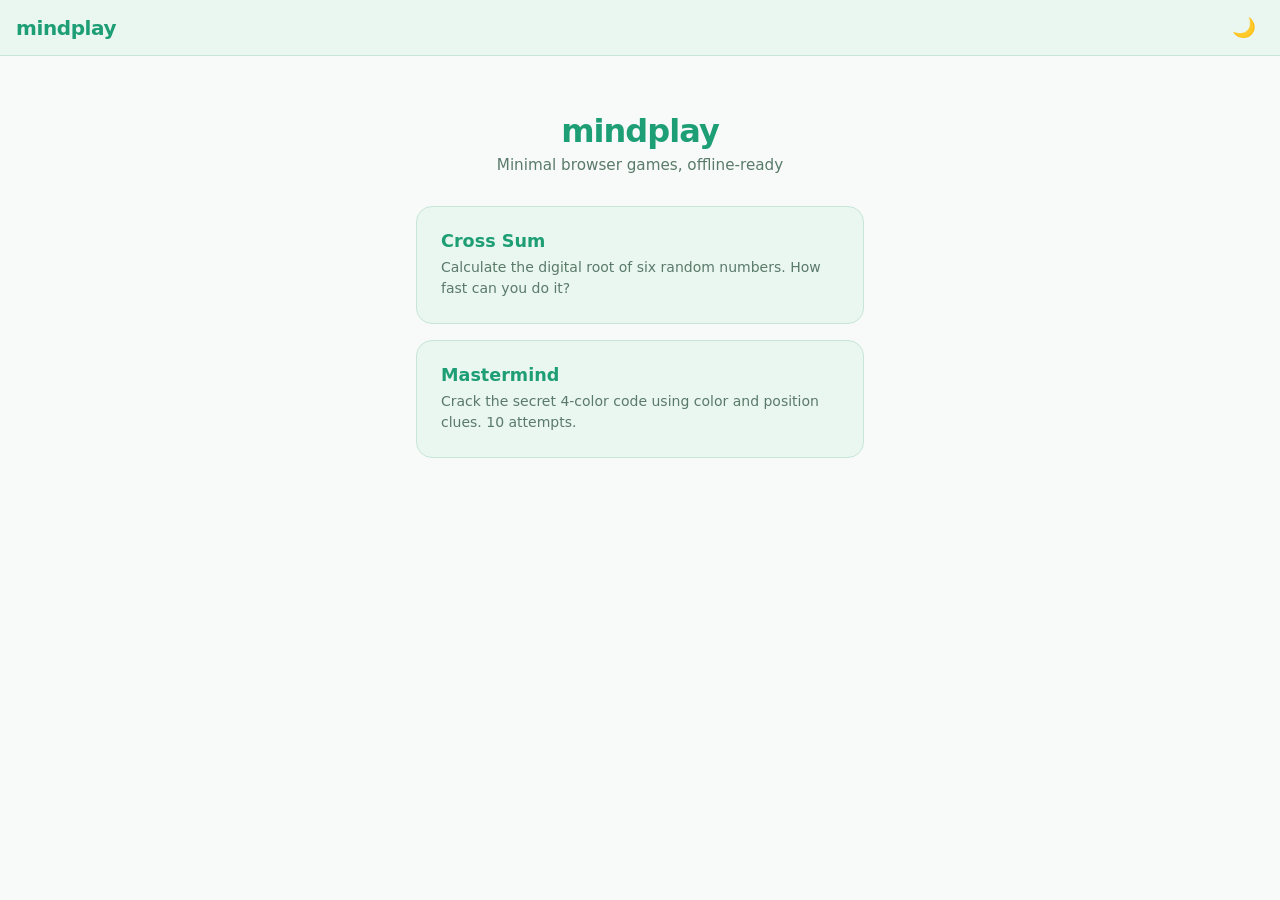
<file: index.html>
<!DOCTYPE html>
<html lang="en">
<head>
  <meta charset="UTF-8" />
  <meta name="viewport" content="width=device-width, initial-scale=1.0" />
  <title>mindplay</title>
  <link rel="stylesheet" href="assets/style.css" />
  <link rel="manifest" href="manifest.json" />
  <meta name="theme-color" content="#1D9E75" />
  <meta name="apple-mobile-web-app-capable" content="yes" />
  <meta name="apple-mobile-web-app-status-bar-style" content="default" />
  <meta name="apple-mobile-web-app-title" content="mindplay" />
  <link rel="apple-touch-icon" href="assets/icons/icon-192.png" />
</head>
<body>
  <header>
    <div class="header-left">
      <span class="logo">mindplay</span>
    </div>
    <div class="header-right">
      <button class="icon-btn" id="theme-toggle" aria-label="Toggle theme">🌙</button>
    </div>
  </header>
  <main>
    <div class="home-title">
      <h1>mindplay</h1>
      <p>Minimal browser games, offline-ready</p>
    </div>
    <div class="game-grid">
      <a href="games/crosssum/" class="game-card">
        <h2>Cross Sum</h2>
        <p>Calculate the digital root of six random numbers. How fast can you do it?</p>
      </a>
      <a href="games/mastermind/" class="game-card">
        <h2>Mastermind</h2>
        <p>Crack the secret 4-color code using color and position clues. 10 attempts.</p>
      </a>
    </div>
  </main>
  <script src="assets/app.js"></script>
  <script>
    if ('serviceWorker' in navigator) {
      navigator.serviceWorker.register('sw.js');
    }
  </script>
</body>
</html>
</file>
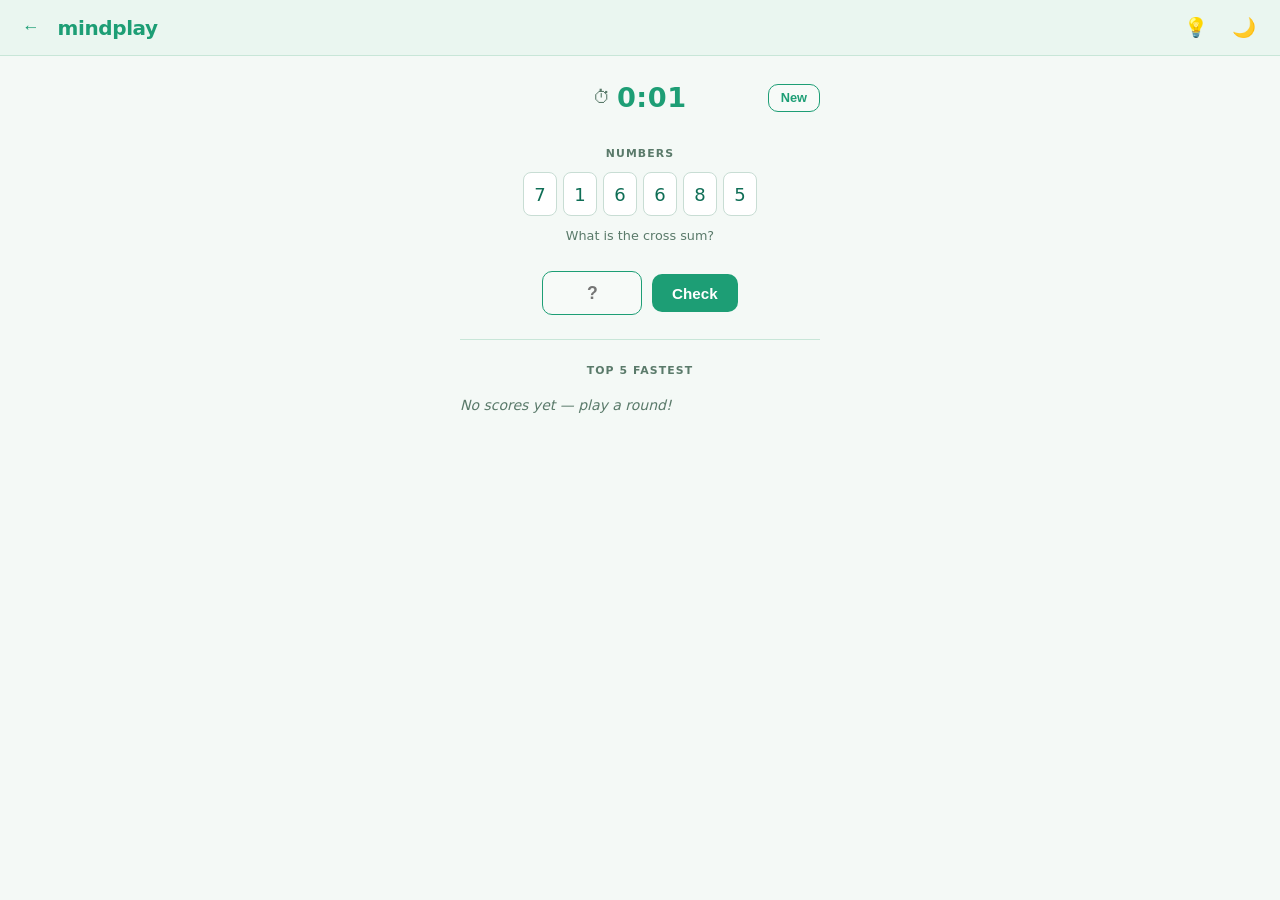
<file: games/crosssum/index.html>
<!DOCTYPE html>
<html lang="en">
<head>
  <meta charset="UTF-8" />
  <meta name="viewport" content="width=device-width, initial-scale=1.0" />
  <title>Cross Sum — mindplay</title>
  <link rel="stylesheet" href="../../assets/style.css" />
  <link rel="manifest" href="../../manifest.json" />
  <meta name="theme-color" content="#1D9E75" />
  <meta name="apple-mobile-web-app-capable" content="yes" />
</head>
<body class="cs-page">
  <header>
    <div class="header-left">
      <button class="back-btn" onclick="location.href='../../index.html'" aria-label="Back">&#8592;</button>
      <a href="../../index.html" class="logo">mindplay</a>
    </div>
    <div class="header-right">
      <button class="icon-btn" id="hint-btn" aria-label="Hint">💡</button>
      <button class="icon-btn" id="theme-toggle" aria-label="Toggle theme">🌙</button>
    </div>
  </header>

  <main class="cs-main">

    <div id="hint-panel" class="hint-panel">
      <strong>How to play:</strong> Sum all six numbers.
      If the result has more than one digit, sum its digits again.
      Repeat until you have a single digit — that's the <strong>digital root</strong>.
      <br /><br />
      Example: 4, 3, 6, 9, 1, 2 → 4+3+6+9+1+2 = 25 → 2+5 = <strong>7</strong>
    </div>

    <div class="cs-timer-row">
      <div class="cs-timer">
        <span class="cs-timer-icon">⏱</span>
        <span id="timer" class="cs-timer-value">0:00</span>
      </div>
      <button class="btn btn-secondary cs-new-btn" id="new-btn">New</button>
    </div>

    <div class="cs-section-label">Numbers</div>
    <div class="cs-tiles" id="numbers-display"></div>
    <div class="cs-subtitle">What is the cross sum?</div>

    <div class="cs-answer-row">
      <input
        class="cs-input"
        type="number"
        inputmode="numeric"
        pattern="[0-9]*"
        id="answer-input"
        min="1"
        max="9"
        placeholder="?"
        autocomplete="off"
      />
      <button class="btn" id="check-btn">Check</button>
    </div>

    <div id="message" class="message cs-message"></div>

    <div class="cs-divider"></div>

    <div class="cs-section-label">Top 5 Fastest</div>
    <ul class="cs-scores" id="scores-list"></ul>

  </main>

  <script src="../../assets/app.js"></script>
  <script src="game.js"></script>
</body>
</html>
</file>
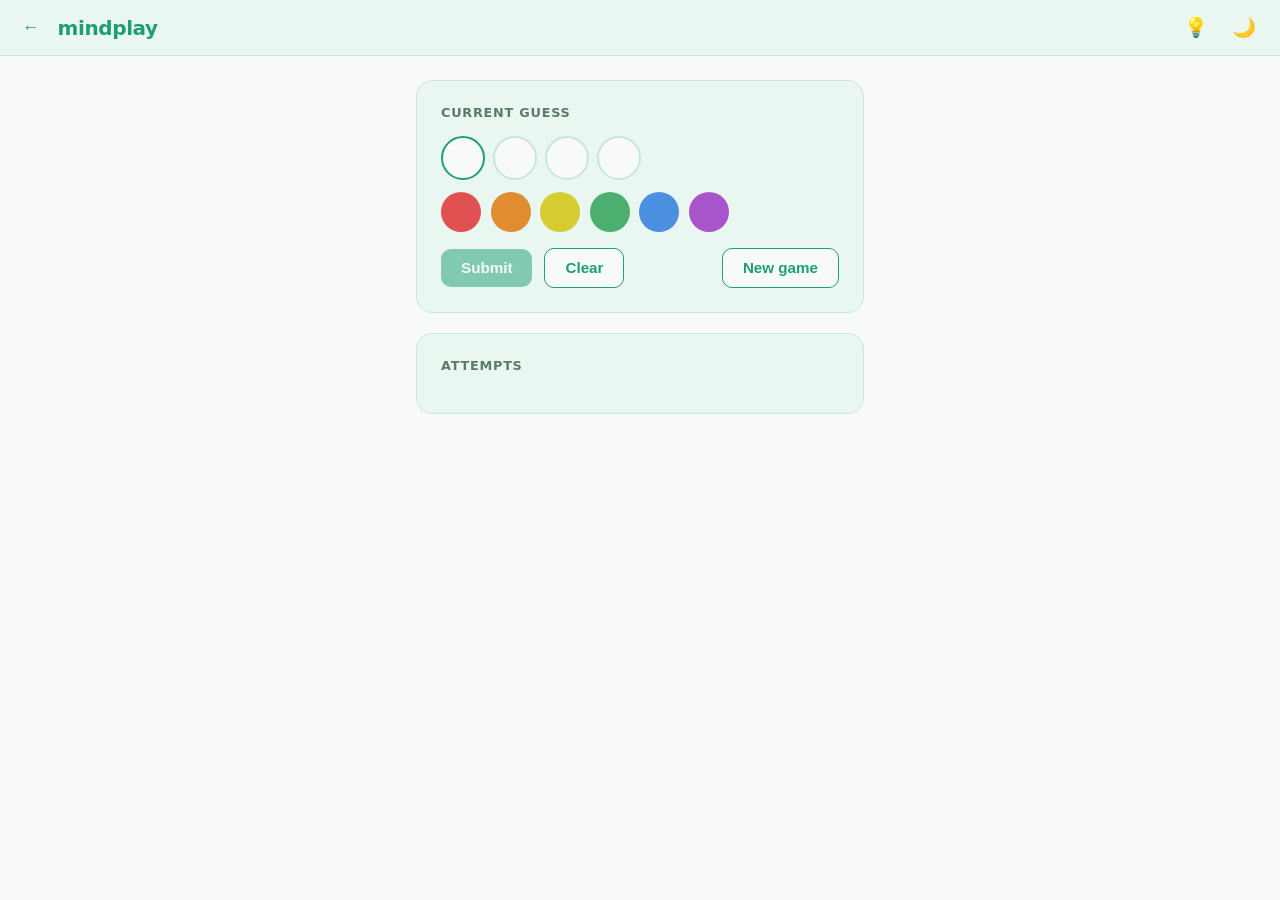
<file: games/mastermind/index.html>
<!DOCTYPE html>
<html lang="en">
<head>
  <meta charset="UTF-8" />
  <meta name="viewport" content="width=device-width, initial-scale=1.0" />
  <title>Mastermind — mindplay</title>
  <link rel="stylesheet" href="../../assets/style.css" />
  <link rel="manifest" href="../../manifest.json" />
  <meta name="theme-color" content="#1D9E75" />
  <meta name="apple-mobile-web-app-capable" content="yes" />
</head>
<body>
  <header>
    <div class="header-left">
      <button class="back-btn" onclick="location.href='../../index.html'" aria-label="Back">&#8592;</button>
      <a href="../../index.html" class="logo">mindplay</a>
    </div>
    <div class="header-right">
      <button class="icon-btn" id="hint-btn" aria-label="Hint">💡</button>
      <button class="icon-btn" id="theme-toggle" aria-label="Toggle theme">🌙</button>
    </div>
  </header>
  <main>
    <div id="hint-panel" class="hint-panel">
      <strong>How to play:</strong> Crack the secret 4-color code in up to 10 guesses.
      <br /><br />
      After each guess you get feedback dots:
      <br />
      <strong>Filled (dark)</strong> = right color, right position.<br />
      <strong>Ring (outlined)</strong> = right color, wrong position.<br />
      No dot = that color isn't in the code.
      <br /><br />
      Tap a color in the palette, then tap the slot you want to fill. Submit when all 4 slots are filled.
    </div>

    <div class="game-section">
      <h2>Current guess</h2>
      <div class="current-guess-display" id="current-guess"></div>
      <div class="color-palette" id="color-palette"></div>
      <div style="display:flex;gap:0.75rem;margin-top:1rem;align-items:center;">
        <button class="btn" id="submit-btn" disabled>Submit</button>
        <button class="btn btn-secondary" id="clear-btn">Clear</button>
        <button class="btn btn-secondary" id="new-game-btn" style="margin-left:auto;">New game</button>
      </div>
      <div id="message" class="message"></div>
    </div>

    <div class="game-section">
      <h2>Attempts</h2>
      <div id="history"></div>
    </div>
  </main>
  <script src="../../assets/app.js"></script>
  <script src="game.js"></script>
</body>
</html>
</file>
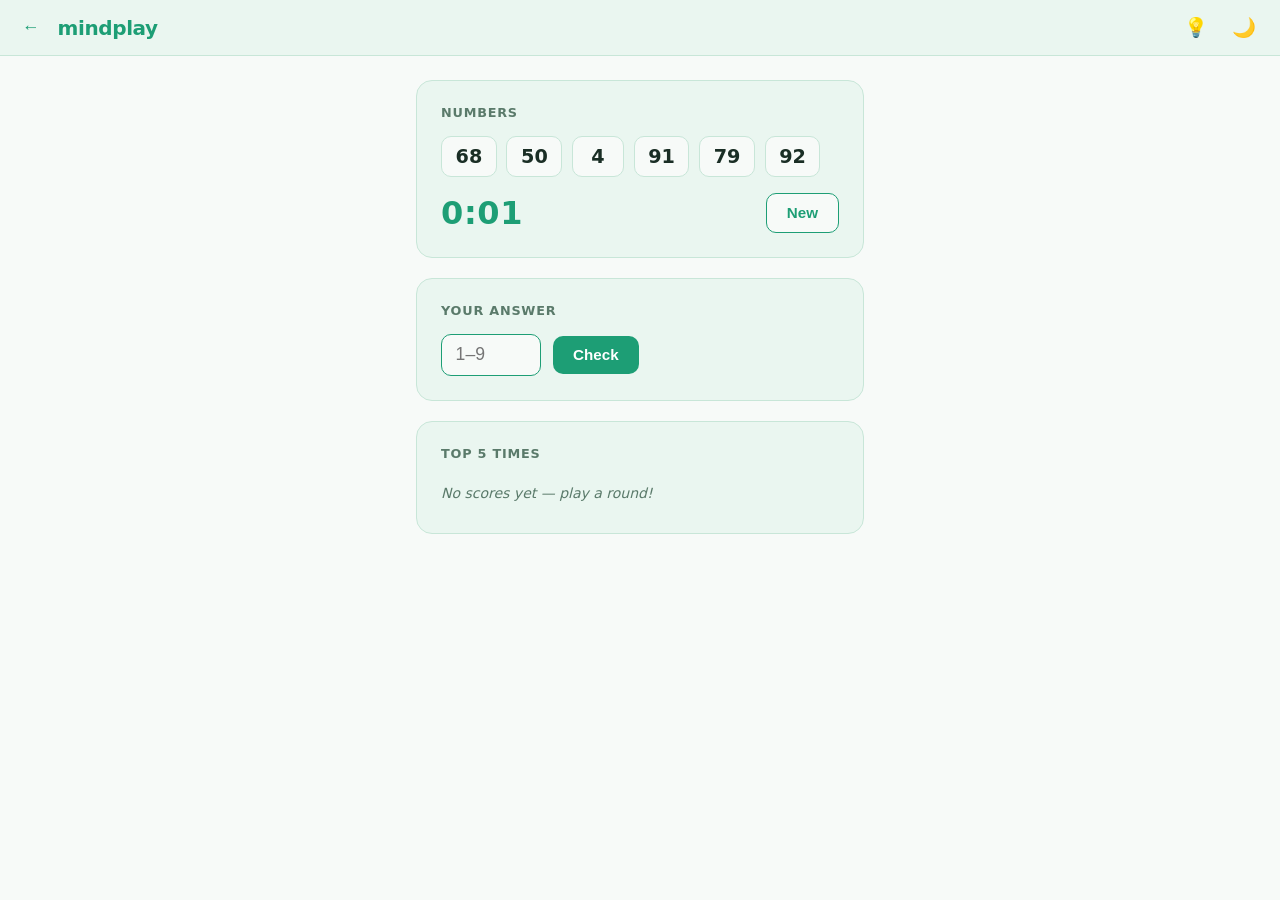
<file: crosssum.html>
<!DOCTYPE html>
<html lang="en">
<head>
  <meta charset="UTF-8" />
  <meta name="viewport" content="width=device-width, initial-scale=1.0" />
  <title>Crosssum — mindplay</title>
  <link rel="stylesheet" href="style.css" />
  <link rel="manifest" href="manifest.json" />
  <meta name="theme-color" content="#1D9E75" />
  <meta name="apple-mobile-web-app-capable" content="yes" />
</head>
<body>
  <header>
    <div class="header-left">
      <button class="back-btn" onclick="location.href='index.html'" aria-label="Back">&#8592;</button>
      <a href="index.html" class="logo">mindplay</a>
    </div>
    <div class="header-right">
      <button class="icon-btn" id="hint-btn" aria-label="Hint">💡</button>
      <button class="icon-btn" id="theme-toggle" aria-label="Toggle theme">🌙</button>
    </div>
  </header>
  <main>
    <div id="hint-panel" class="hint-panel">
      <strong>How to play:</strong> Sum up all the digits of all six numbers.
      If the result has more than one digit, sum its digits again.
      Repeat until you have a single digit — that's the <strong>digital root</strong>.
      <br /><br />
      Example: 4, 3, 6, 9, 1, 2 → 4+3+6+9+1+2 = 25 → 2+5 = <strong>7</strong>
    </div>

    <div class="game-section">
      <h2>Numbers</h2>
      <div class="number-tiles" id="numbers-display"></div>
      <div style="margin-top:1rem; display:flex; align-items:center; gap:1rem;">
        <div class="timer" id="timer">0:00</div>
        <button class="btn btn-secondary" id="new-btn" style="margin-left:auto;">New</button>
      </div>
    </div>

    <div class="game-section">
      <h2>Your answer</h2>
      <div class="input-row">
        <input type="number" id="answer-input" min="1" max="9" placeholder="1–9" />
        <button class="btn" id="check-btn">Check</button>
      </div>
      <div id="message" class="message"></div>
    </div>

    <div class="game-section">
      <h2>Top 5 times</h2>
      <ul class="scores-list" id="scores-list"></ul>
    </div>
  </main>
  <script src="app.js"></script>
  <script src="crosssum.js"></script>
</body>
</html>
</file>
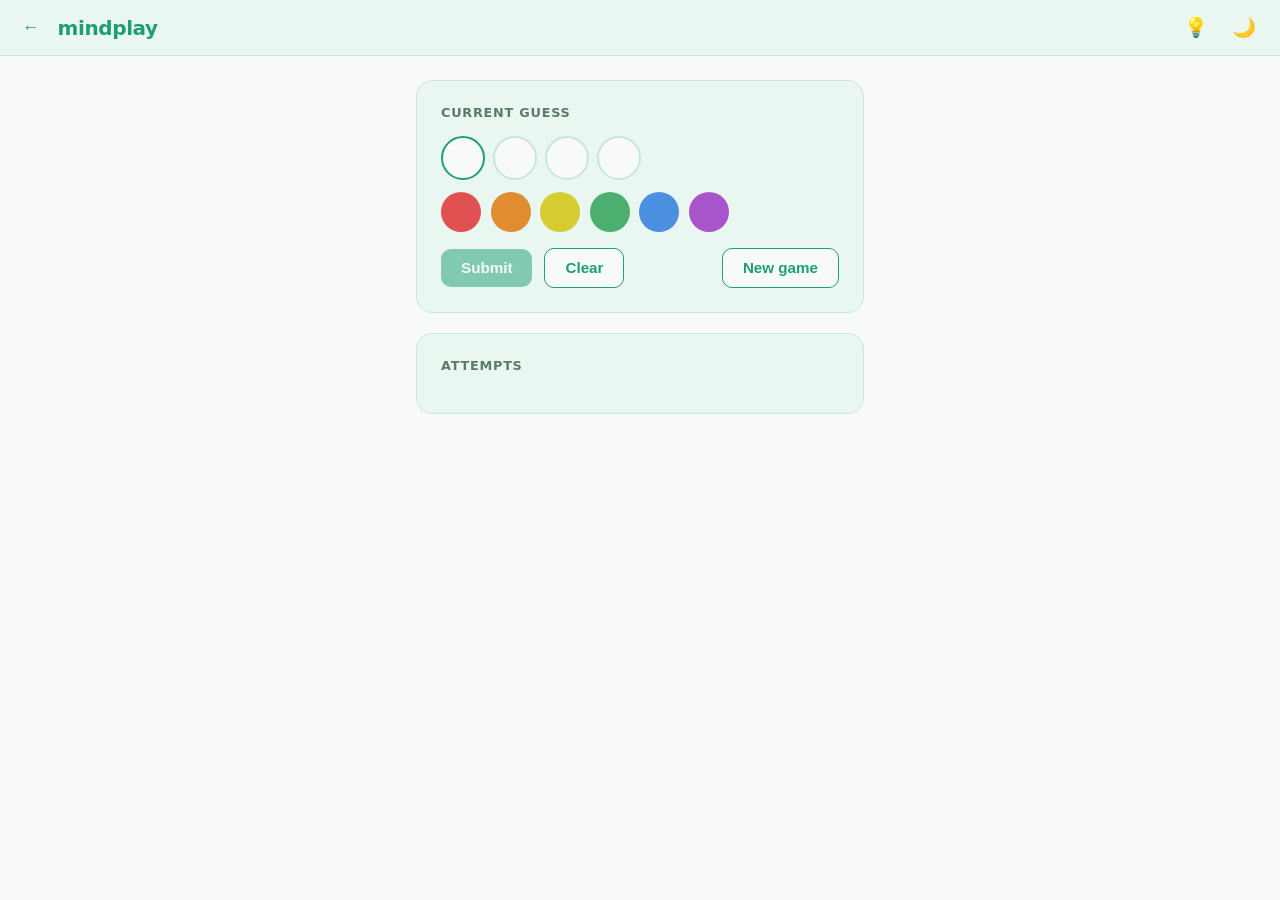
<file: mastermind.html>
<!DOCTYPE html>
<html lang="en">
<head>
  <meta charset="UTF-8" />
  <meta name="viewport" content="width=device-width, initial-scale=1.0" />
  <title>Mastermind — mindplay</title>
  <link rel="stylesheet" href="style.css" />
  <link rel="manifest" href="manifest.json" />
  <meta name="theme-color" content="#1D9E75" />
  <meta name="apple-mobile-web-app-capable" content="yes" />
</head>
<body>
  <header>
    <div class="header-left">
      <button class="back-btn" onclick="location.href='index.html'" aria-label="Back">&#8592;</button>
      <a href="index.html" class="logo">mindplay</a>
    </div>
    <div class="header-right">
      <button class="icon-btn" id="hint-btn" aria-label="Hint">💡</button>
      <button class="icon-btn" id="theme-toggle" aria-label="Toggle theme">🌙</button>
    </div>
  </header>
  <main>
    <div id="hint-panel" class="hint-panel">
      <strong>How to play:</strong> Crack the secret 4-color code in up to 10 guesses.
      <br /><br />
      After each guess you get feedback dots:
      <br />
      <strong>Filled (dark)</strong> = right color, right position.<br />
      <strong>Ring (outlined)</strong> = right color, wrong position.<br />
      No dot = that color isn't in the code.
      <br /><br />
      Tap a color in the palette, then tap the slot you want to fill. Submit when all 4 slots are filled.
    </div>

    <div class="game-section">
      <h2>Current guess</h2>
      <div class="current-guess-display" id="current-guess"></div>
      <div class="color-palette" id="color-palette"></div>
      <div style="display:flex;gap:0.75rem;margin-top:1rem;align-items:center;">
        <button class="btn" id="submit-btn" disabled>Submit</button>
        <button class="btn btn-secondary" id="clear-btn">Clear</button>
        <button class="btn btn-secondary" id="new-game-btn" style="margin-left:auto;">New game</button>
      </div>
      <div id="message" class="message"></div>
    </div>

    <div class="game-section">
      <h2>Attempts</h2>
      <div id="history"></div>
    </div>
  </main>
  <script src="app.js"></script>
  <script src="mastermind.js"></script>
</body>
</html>
</file>
<file: assets/style.css>
:root {
  --bg: #f7faf8;
  --surface: #eaf6f0;
  --accent: #1D9E75;
  --text: #1a2e25;
  --text-muted: #5a7a6a;
  --border: #c8e6d8;
  --header-bg: #eaf6f0;
}

[data-theme="dark"] {
  --bg: #111a14;
  --surface: #1e3328;
  --accent: #5DCAA5;
  --text: #d4ede3;
  --text-muted: #7aaa90;
  --border: #2a4a38;
  --header-bg: #1e3328;
}

* {
  box-sizing: border-box;
  margin: 0;
  padding: 0;
}

body {
  font-family: -apple-system, BlinkMacSystemFont, 'Segoe UI', system-ui, sans-serif;
  background: var(--bg);
  color: var(--text);
  min-height: 100vh;
  transition: background 0.2s, color 0.2s;
}

/* Header */
header {
  background: var(--header-bg);
  border-bottom: 1px solid var(--border);
  padding: 0 1rem;
  height: 56px;
  display: flex;
  align-items: center;
  justify-content: space-between;
  position: sticky;
  top: 0;
  z-index: 10;
}

.header-left {
  display: flex;
  align-items: center;
  gap: 0.75rem;
}

.logo {
  font-size: 1.25rem;
  font-weight: 700;
  color: var(--accent);
  text-decoration: none;
  letter-spacing: -0.02em;
}

.back-btn {
  background: none;
  border: none;
  color: var(--accent);
  cursor: pointer;
  padding: 6px;
  border-radius: 8px;
  display: flex;
  align-items: center;
  font-size: 1.1rem;
  transition: background 0.15s;
}

.back-btn:hover {
  background: var(--surface);
}

.header-right {
  display: flex;
  align-items: center;
  gap: 0.5rem;
}

.icon-btn {
  background: none;
  border: none;
  color: var(--text-muted);
  cursor: pointer;
  padding: 8px;
  border-radius: 8px;
  display: flex;
  align-items: center;
  justify-content: center;
  font-size: 1.2rem;
  transition: background 0.15s, color 0.15s;
  line-height: 1;
}

.icon-btn:hover {
  background: var(--surface);
  color: var(--text);
}

/* Main content */
main {
  max-width: 480px;
  margin: 0 auto;
  padding: 1.5rem 1rem;
}

/* Home screen */
.home-title {
  text-align: center;
  margin: 2rem 0 0.5rem;
}

.home-title h1 {
  font-size: 2rem;
  font-weight: 700;
  color: var(--accent);
  letter-spacing: -0.03em;
}

.home-title p {
  color: var(--text-muted);
  margin-top: 0.4rem;
  font-size: 0.95rem;
}

.game-grid {
  display: grid;
  gap: 1rem;
  margin-top: 2rem;
}

.game-card {
  background: var(--surface);
  border: 1px solid var(--border);
  border-radius: 16px;
  padding: 1.5rem;
  text-decoration: none;
  color: var(--text);
  display: block;
  transition: border-color 0.15s;
}

.game-card:hover {
  border-color: var(--accent);
}

.game-card h2 {
  font-size: 1.1rem;
  font-weight: 600;
  color: var(--accent);
  margin-bottom: 0.35rem;
}

.game-card p {
  font-size: 0.875rem;
  color: var(--text-muted);
  line-height: 1.5;
}

/* Hint panel */
.hint-panel {
  background: var(--surface);
  border: 1px solid var(--border);
  border-radius: 12px;
  padding: 1rem 1.25rem;
  margin-bottom: 1.25rem;
  font-size: 0.875rem;
  color: var(--text-muted);
  line-height: 1.6;
  display: none;
}

.hint-panel.visible {
  display: block;
}

.hint-panel strong {
  color: var(--text);
}

/* Game section */
.game-section {
  background: var(--surface);
  border: 1px solid var(--border);
  border-radius: 16px;
  padding: 1.5rem;
  margin-bottom: 1.25rem;
}

.game-section h2 {
  font-size: 0.8rem;
  font-weight: 600;
  text-transform: uppercase;
  letter-spacing: 0.06em;
  color: var(--text-muted);
  margin-bottom: 1rem;
}

/* Buttons */
.btn {
  background: var(--accent);
  color: #fff;
  border: none;
  border-radius: 10px;
  padding: 0.65rem 1.25rem;
  font-size: 0.95rem;
  font-weight: 600;
  cursor: pointer;
  transition: opacity 0.15s;
}

.btn:hover {
  opacity: 0.88;
}

.btn:disabled {
  opacity: 0.5;
  cursor: not-allowed;
}

.btn-secondary {
  background: var(--bg);
  color: var(--accent);
  border: 1.5px solid var(--accent);
}

.btn-secondary:hover {
  background: var(--surface);
  opacity: 1;
}

/* Timer */
.timer {
  font-size: 2rem;
  font-weight: 700;
  font-variant-numeric: tabular-nums;
  color: var(--accent);
  letter-spacing: 0.02em;
}

/* Messages */
.message {
  padding: 0.75rem 1rem;
  border-radius: 10px;
  font-size: 0.9rem;
  font-weight: 500;
  margin-top: 0.75rem;
  display: none;
}

.message.visible {
  display: block;
}

.message.success {
  background: #d4f0e6;
  color: #0f5c3a;
}

[data-theme="dark"] .message.success {
  background: #1a3d2c;
  color: #7ddcb0;
}

.message.error {
  background: #fdecea;
  color: #8b2b2b;
}

[data-theme="dark"] .message.error {
  background: #3d1a1a;
  color: #e09090;
}

/* Scores */
.scores-list {
  list-style: none;
}

.scores-list li {
  display: flex;
  justify-content: space-between;
  align-items: center;
  padding: 0.5rem 0;
  border-bottom: 1px solid var(--border);
  font-size: 0.875rem;
}

.scores-list li:last-child {
  border-bottom: none;
}

.score-rank {
  font-weight: 700;
  color: var(--accent);
  width: 1.5rem;
}

.score-time {
  font-variant-numeric: tabular-nums;
  color: var(--text-muted);
}

.scores-empty {
  color: var(--text-muted);
  font-size: 0.875rem;
  font-style: italic;
}

/* Input */
.input-row {
  display: flex;
  gap: 0.75rem;
  align-items: center;
  margin-top: 1rem;
}

input[type="number"] {
  background: var(--bg);
  border: 1.5px solid var(--border);
  border-radius: 10px;
  color: var(--text);
  font-size: 1.1rem;
  padding: 0.6rem 0.85rem;
  width: 100px;
  outline: none;
  transition: border-color 0.15s;
  -moz-appearance: textfield;
}

input[type="number"]::-webkit-inner-spin-button,
input[type="number"]::-webkit-outer-spin-button {
  -webkit-appearance: none;
}

input[type="number"]:focus {
  border-color: var(--accent);
}

/* Number tiles */
.number-tiles {
  display: flex;
  flex-wrap: wrap;
  gap: 0.6rem;
  margin: 0.5rem 0;
}

.number-tile {
  background: var(--bg);
  border: 1.5px solid var(--border);
  border-radius: 10px;
  padding: 0.5rem 0.85rem;
  font-size: 1.2rem;
  font-weight: 700;
  color: var(--text);
  min-width: 52px;
  text-align: center;
}

/* Mastermind */
.color-palette {
  display: flex;
  gap: 0.6rem;
  flex-wrap: wrap;
  margin: 0.5rem 0;
}

.color-dot {
  width: 40px;
  height: 40px;
  border-radius: 50%;
  border: 2.5px solid transparent;
  cursor: pointer;
  transition: transform 0.1s, border-color 0.1s;
  flex-shrink: 0;
}

.color-dot:hover {
  transform: scale(1.1);
}

.color-dot.selected {
  border-color: var(--text);
  transform: scale(1.15);
}

.guess-row {
  display: flex;
  align-items: center;
  gap: 0.6rem;
  padding: 0.4rem 0;
  border-bottom: 1px solid var(--border);
}

.guess-row:last-child {
  border-bottom: none;
}

.guess-slots {
  display: flex;
  gap: 0.4rem;
}

.guess-slot {
  width: 36px;
  height: 36px;
  border-radius: 50%;
  border: 2px solid var(--border);
  background: var(--bg);
  cursor: pointer;
  transition: border-color 0.1s;
  flex-shrink: 0;
}

.guess-slot.filled {
  border-color: transparent;
}

.guess-slot.active-slot {
  border-color: var(--accent);
}

.feedback-dots {
  display: grid;
  grid-template-columns: 1fr 1fr;
  gap: 3px;
  margin-left: 0.5rem;
}

.feedback-dot {
  width: 10px;
  height: 10px;
  border-radius: 50%;
  background: var(--bg);
  border: 1.5px solid var(--border);
}

.feedback-dot.black {
  background: var(--text);
  border-color: var(--text);
}

.feedback-dot.white {
  background: var(--bg);
  border: 2px solid var(--text-muted);
}

.current-guess-display {
  display: flex;
  gap: 0.5rem;
  margin: 0.75rem 0;
}

.current-slot {
  width: 44px;
  height: 44px;
  border-radius: 50%;
  border: 2.5px solid var(--border);
  background: var(--bg);
  cursor: pointer;
  transition: border-color 0.15s;
}

.current-slot.active {
  border-color: var(--accent);
}

.current-slot.filled {
  border-color: transparent;
}

.attempt-label {
  font-size: 0.75rem;
  color: var(--text-muted);
  width: 1.5rem;
  flex-shrink: 0;
  display: flex;
  align-items: center;
  justify-content: flex-end;
}

.secret-reveal {
  display: flex;
  align-items: center;
  gap: 0.5rem;
  margin-top: 0.5rem;
}

.secret-reveal span {
  font-size: 0.8rem;
  color: var(--text-muted);
}

/* ── Cross Sum page ─────────────────────────── */
body.cs-page {
  background: #f4f9f6;
}

[data-theme="dark"] body.cs-page {
  background: #111a14;
}

.cs-main {
  max-width: 400px;
  margin: 0 auto;
  padding: 1.75rem 1.25rem;
  text-align: center;
}

.cs-timer-row {
  position: relative;
  display: flex;
  align-items: center;
  justify-content: center;
  margin-bottom: 2.25rem;
}

.cs-timer {
  display: flex;
  align-items: center;
  gap: 0.35rem;
}

.cs-timer-icon {
  font-size: 1.1rem;
  color: var(--text-muted);
  line-height: 1;
}

.cs-timer-value {
  font-size: 1.7rem;
  font-weight: 700;
  font-variant-numeric: tabular-nums;
  color: var(--accent);
  letter-spacing: 0.02em;
  line-height: 1;
}

.cs-new-btn {
  position: absolute;
  right: 0;
  font-size: 0.8rem;
  padding: 0.35rem 0.75rem;
}

.cs-section-label {
  font-size: 0.68rem;
  font-weight: 600;
  text-transform: uppercase;
  letter-spacing: 0.1em;
  color: var(--text-muted);
  margin-bottom: 0.75rem;
}

.cs-tiles {
  display: flex;
  justify-content: center;
  gap: 6px;
  margin-bottom: 0.75rem;
}

.cs-tile {
  width: 34px;
  height: 44px;
  background: #ffffff;
  border: 1.5px solid #c8ddd4;
  border-radius: 8px;
  display: flex;
  align-items: center;
  justify-content: center;
  font-size: 18px;
  font-weight: 500;
  color: #0F6E56;
  flex-shrink: 0;
}

[data-theme="dark"] .cs-tile {
  background: var(--surface);
  border-color: var(--border);
  color: var(--accent);
}

.cs-subtitle {
  font-size: 0.8rem;
  color: var(--text-muted);
  margin-bottom: 1.75rem;
}

.cs-answer-row {
  display: flex;
  justify-content: center;
  align-items: center;
  gap: 0.6rem;
  margin-bottom: 0.75rem;
}

.cs-input {
  width: 70px;
  height: 44px;
  background: #ffffff;
  border: 1.5px solid var(--accent);
  border-radius: 10px;
  font-size: 24px;
  font-weight: 700;
  color: var(--accent);
  text-align: center;
  outline: none;
  -moz-appearance: textfield;
  transition: border-color 0.15s;
}

.cs-input::-webkit-inner-spin-button,
.cs-input::-webkit-outer-spin-button {
  -webkit-appearance: none;
}

[data-theme="dark"] .cs-input {
  background: var(--surface);
}

.cs-message {
  text-align: center;
  margin-bottom: 0.5rem;
}

.cs-divider {
  height: 1px;
  background: var(--border);
  margin: 1.5rem 0;
}

.cs-scores {
  list-style: none;
  text-align: left;
}

.cs-score-row {
  display: flex;
  align-items: center;
  gap: 0.75rem;
  padding: 0.5rem 0;
  border-bottom: 1px solid var(--border);
  font-size: 0.875rem;
}

.cs-score-row:last-child {
  border-bottom: none;
}

.cs-score-rank {
  font-weight: 700;
  color: var(--accent);
  width: 1.25rem;
  flex-shrink: 0;
}

.cs-score-rank.gold {
  color: #BA7517;
}

.cs-score-time {
  font-weight: 700;
  font-variant-numeric: tabular-nums;
  color: var(--text);
  flex: 1;
}

.cs-score-date {
  color: var(--text-muted);
  font-size: 0.8rem;
}

.cs-scores-empty {
  color: var(--text-muted);
  font-size: 0.875rem;
  font-style: italic;
  display: block;
  padding: 0.5rem 0;
}
</file>
<file: style.css>
:root {
  --bg: #f7faf8;
  --surface: #eaf6f0;
  --accent: #1D9E75;
  --text: #1a2e25;
  --text-muted: #5a7a6a;
  --border: #c8e6d8;
  --header-bg: #eaf6f0;
}

[data-theme="dark"] {
  --bg: #111a14;
  --surface: #1e3328;
  --accent: #5DCAA5;
  --text: #d4ede3;
  --text-muted: #7aaa90;
  --border: #2a4a38;
  --header-bg: #1e3328;
}

* {
  box-sizing: border-box;
  margin: 0;
  padding: 0;
}

body {
  font-family: -apple-system, BlinkMacSystemFont, 'Segoe UI', system-ui, sans-serif;
  background: var(--bg);
  color: var(--text);
  min-height: 100vh;
  transition: background 0.2s, color 0.2s;
}

/* Header */
header {
  background: var(--header-bg);
  border-bottom: 1px solid var(--border);
  padding: 0 1rem;
  height: 56px;
  display: flex;
  align-items: center;
  justify-content: space-between;
  position: sticky;
  top: 0;
  z-index: 10;
}

.header-left {
  display: flex;
  align-items: center;
  gap: 0.75rem;
}

.logo {
  font-size: 1.25rem;
  font-weight: 700;
  color: var(--accent);
  text-decoration: none;
  letter-spacing: -0.02em;
}

.back-btn {
  background: none;
  border: none;
  color: var(--accent);
  cursor: pointer;
  padding: 6px;
  border-radius: 8px;
  display: flex;
  align-items: center;
  font-size: 1.1rem;
  transition: background 0.15s;
}

.back-btn:hover {
  background: var(--surface);
}

.header-right {
  display: flex;
  align-items: center;
  gap: 0.5rem;
}

.icon-btn {
  background: none;
  border: none;
  color: var(--text-muted);
  cursor: pointer;
  padding: 8px;
  border-radius: 8px;
  display: flex;
  align-items: center;
  justify-content: center;
  font-size: 1.2rem;
  transition: background 0.15s, color 0.15s;
  line-height: 1;
}

.icon-btn:hover {
  background: var(--surface);
  color: var(--text);
}

/* Main content */
main {
  max-width: 480px;
  margin: 0 auto;
  padding: 1.5rem 1rem;
}

/* Home screen */
.home-title {
  text-align: center;
  margin: 2rem 0 0.5rem;
}

.home-title h1 {
  font-size: 2rem;
  font-weight: 700;
  color: var(--accent);
  letter-spacing: -0.03em;
}

.home-title p {
  color: var(--text-muted);
  margin-top: 0.4rem;
  font-size: 0.95rem;
}

.game-grid {
  display: grid;
  gap: 1rem;
  margin-top: 2rem;
}

.game-card {
  background: var(--surface);
  border: 1px solid var(--border);
  border-radius: 16px;
  padding: 1.5rem;
  text-decoration: none;
  color: var(--text);
  display: block;
  transition: border-color 0.15s;
}

.game-card:hover {
  border-color: var(--accent);
}

.game-card h2 {
  font-size: 1.1rem;
  font-weight: 600;
  color: var(--accent);
  margin-bottom: 0.35rem;
}

.game-card p {
  font-size: 0.875rem;
  color: var(--text-muted);
  line-height: 1.5;
}

/* Hint panel */
.hint-panel {
  background: var(--surface);
  border: 1px solid var(--border);
  border-radius: 12px;
  padding: 1rem 1.25rem;
  margin-bottom: 1.25rem;
  font-size: 0.875rem;
  color: var(--text-muted);
  line-height: 1.6;
  display: none;
}

.hint-panel.visible {
  display: block;
}

.hint-panel strong {
  color: var(--text);
}

/* Game section */
.game-section {
  background: var(--surface);
  border: 1px solid var(--border);
  border-radius: 16px;
  padding: 1.5rem;
  margin-bottom: 1.25rem;
}

.game-section h2 {
  font-size: 0.8rem;
  font-weight: 600;
  text-transform: uppercase;
  letter-spacing: 0.06em;
  color: var(--text-muted);
  margin-bottom: 1rem;
}

/* Buttons */
.btn {
  background: var(--accent);
  color: #fff;
  border: none;
  border-radius: 10px;
  padding: 0.65rem 1.25rem;
  font-size: 0.95rem;
  font-weight: 600;
  cursor: pointer;
  transition: opacity 0.15s;
}

.btn:hover {
  opacity: 0.88;
}

.btn:disabled {
  opacity: 0.5;
  cursor: not-allowed;
}

.btn-secondary {
  background: var(--bg);
  color: var(--accent);
  border: 1.5px solid var(--accent);
}

.btn-secondary:hover {
  background: var(--surface);
  opacity: 1;
}

/* Timer */
.timer {
  font-size: 2rem;
  font-weight: 700;
  font-variant-numeric: tabular-nums;
  color: var(--accent);
  letter-spacing: 0.02em;
}

/* Messages */
.message {
  padding: 0.75rem 1rem;
  border-radius: 10px;
  font-size: 0.9rem;
  font-weight: 500;
  margin-top: 0.75rem;
  display: none;
}

.message.visible {
  display: block;
}

.message.success {
  background: #d4f0e6;
  color: #0f5c3a;
}

[data-theme="dark"] .message.success {
  background: #1a3d2c;
  color: #7ddcb0;
}

.message.error {
  background: #fdecea;
  color: #8b2b2b;
}

[data-theme="dark"] .message.error {
  background: #3d1a1a;
  color: #e09090;
}

/* Scores */
.scores-list {
  list-style: none;
}

.scores-list li {
  display: flex;
  justify-content: space-between;
  align-items: center;
  padding: 0.5rem 0;
  border-bottom: 1px solid var(--border);
  font-size: 0.875rem;
}

.scores-list li:last-child {
  border-bottom: none;
}

.score-rank {
  font-weight: 700;
  color: var(--accent);
  width: 1.5rem;
}

.score-time {
  font-variant-numeric: tabular-nums;
  color: var(--text-muted);
}

.scores-empty {
  color: var(--text-muted);
  font-size: 0.875rem;
  font-style: italic;
}

/* Input */
.input-row {
  display: flex;
  gap: 0.75rem;
  align-items: center;
  margin-top: 1rem;
}

input[type="number"] {
  background: var(--bg);
  border: 1.5px solid var(--border);
  border-radius: 10px;
  color: var(--text);
  font-size: 1.1rem;
  padding: 0.6rem 0.85rem;
  width: 100px;
  outline: none;
  transition: border-color 0.15s;
  -moz-appearance: textfield;
}

input[type="number"]::-webkit-inner-spin-button,
input[type="number"]::-webkit-outer-spin-button {
  -webkit-appearance: none;
}

input[type="number"]:focus {
  border-color: var(--accent);
}

/* Number tiles */
.number-tiles {
  display: flex;
  flex-wrap: wrap;
  gap: 0.6rem;
  margin: 0.5rem 0;
}

.number-tile {
  background: var(--bg);
  border: 1.5px solid var(--border);
  border-radius: 10px;
  padding: 0.5rem 0.85rem;
  font-size: 1.2rem;
  font-weight: 700;
  color: var(--text);
  min-width: 52px;
  text-align: center;
}

/* Mastermind */
.color-palette {
  display: flex;
  gap: 0.6rem;
  flex-wrap: wrap;
  margin: 0.5rem 0;
}

.color-dot {
  width: 40px;
  height: 40px;
  border-radius: 50%;
  border: 2.5px solid transparent;
  cursor: pointer;
  transition: transform 0.1s, border-color 0.1s;
  flex-shrink: 0;
}

.color-dot:hover {
  transform: scale(1.1);
}

.color-dot.selected {
  border-color: var(--text);
  transform: scale(1.15);
}

.guess-row {
  display: flex;
  align-items: center;
  gap: 0.6rem;
  padding: 0.4rem 0;
  border-bottom: 1px solid var(--border);
}

.guess-row:last-child {
  border-bottom: none;
}

.guess-slots {
  display: flex;
  gap: 0.4rem;
}

.guess-slot {
  width: 36px;
  height: 36px;
  border-radius: 50%;
  border: 2px solid var(--border);
  background: var(--bg);
  cursor: pointer;
  transition: border-color 0.1s;
  flex-shrink: 0;
}

.guess-slot.filled {
  border-color: transparent;
}

.guess-slot.active-slot {
  border-color: var(--accent);
}

.feedback-dots {
  display: grid;
  grid-template-columns: 1fr 1fr;
  gap: 3px;
  margin-left: 0.5rem;
}

.feedback-dot {
  width: 10px;
  height: 10px;
  border-radius: 50%;
  background: var(--bg);
  border: 1.5px solid var(--border);
}

.feedback-dot.black {
  background: var(--text);
  border-color: var(--text);
}

.feedback-dot.white {
  background: var(--bg);
  border: 2px solid var(--text-muted);
}

.current-guess-display {
  display: flex;
  gap: 0.5rem;
  margin: 0.75rem 0;
}

.current-slot {
  width: 44px;
  height: 44px;
  border-radius: 50%;
  border: 2.5px solid var(--border);
  background: var(--bg);
  cursor: pointer;
  transition: border-color 0.15s;
}

.current-slot.active {
  border-color: var(--accent);
}

.current-slot.filled {
  border-color: transparent;
}

.attempt-label {
  font-size: 0.75rem;
  color: var(--text-muted);
  width: 1.5rem;
  flex-shrink: 0;
  display: flex;
  align-items: center;
  justify-content: flex-end;
}

.secret-reveal {
  display: flex;
  align-items: center;
  gap: 0.5rem;
  margin-top: 0.5rem;
}

.secret-reveal span {
  font-size: 0.8rem;
  color: var(--text-muted);
}
</file>
